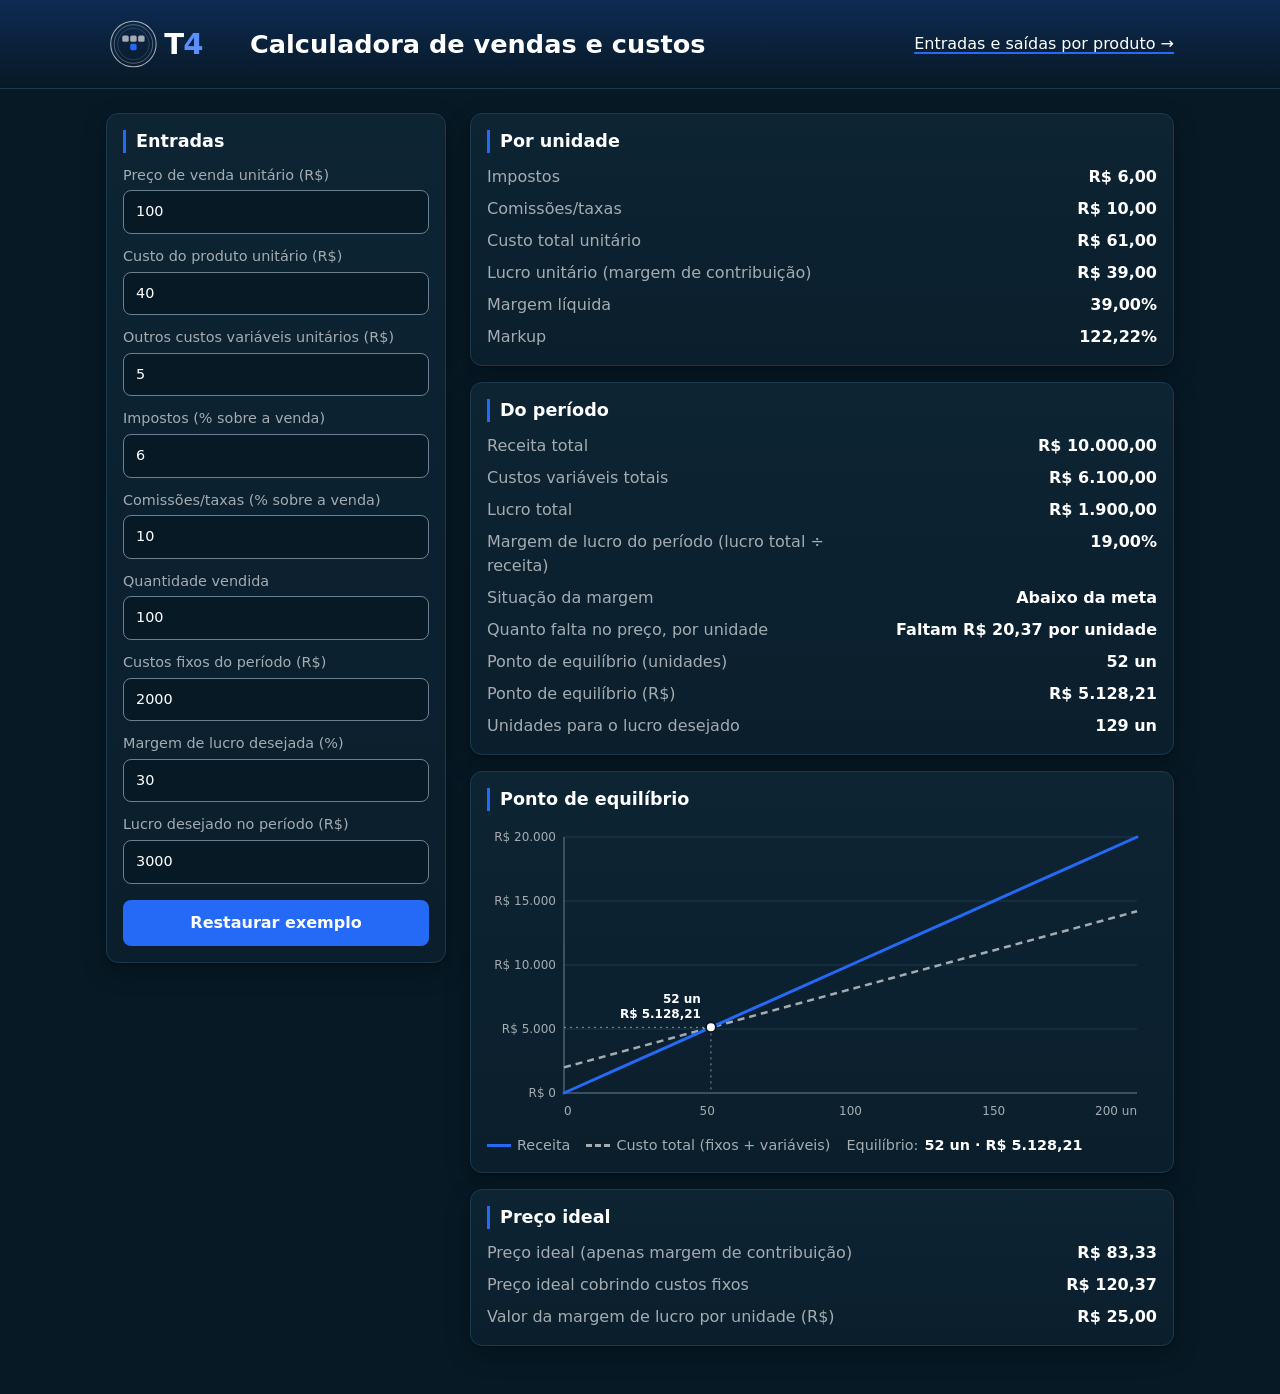
<file: index.html>
<!DOCTYPE html>
<html lang="pt-BR">
<head>
<meta charset="UTF-8">
<meta name="viewport" content="width=device-width, initial-scale=1">
<title>Calculadora de vendas e custos · T4</title>
<link rel="stylesheet" href="estilos.css">
<style>
  main{max-width:1100px;margin:0 auto;padding:24px 16px 48px;display:grid;grid-template-columns:minmax(0,340px) minmax(0,1fr);gap:24px;align-items:start}
  .resultados{display:grid;gap:16px;min-width:0}
  label{margin-bottom:12px}
  button{width:100%;margin-top:4px}
  dl{margin:0;display:grid;grid-template-columns:1fr auto;gap:8px 16px}
  dt{color:var(--apoio)}
  dd{margin:0;text-align:right;font-variant-numeric:tabular-nums;font-weight:600;overflow-wrap:anywhere}
  .aviso{color:var(--critico);font-weight:400;font-size:.9rem;text-align:left}
  #erros{margin:0;padding:12px 16px 12px 36px;color:var(--critico);border:1px solid var(--critico);border-radius:12px;background:rgba(255,92,92,.08)}
  #erros:empty{display:none}
  .grafico-eq{width:100%;min-width:0}
  .grafico-eq svg{display:block;width:100%;height:auto;overflow:visible}
  .grafico-eq text{fill:var(--apoio);font-size:12px;font-variant-numeric:tabular-nums}
  .grafico-eq .cruzamento-rotulo{fill:var(--texto);font-weight:600}
  .eq-grade{stroke:var(--borda);stroke-width:1}
  .eq-eixo{stroke:var(--borda-input);stroke-width:1}
  .eq-receita{stroke:var(--marca);stroke-width:3;fill:none;stroke-linecap:round}
  .eq-custo{stroke:var(--apoio);stroke-width:2.5;fill:none;stroke-dasharray:7 5}
  .eq-guia{stroke:var(--discreto);stroke-width:1;stroke-dasharray:2 4}
  .eq-ponto{fill:var(--texto);stroke:var(--fundo);stroke-width:2}
  .legenda{margin:12px 0 0;display:flex;flex-wrap:wrap;gap:6px 16px;color:var(--apoio);font-size:.9rem}
  .legenda span{display:inline-flex;align-items:center;gap:6px}
  .amostra{display:inline-block;width:24px;border-top:3px solid var(--marca)}
  .amostra.custo{border-top:3px dashed var(--apoio)}
  .legenda strong{color:var(--texto);font-weight:600}
  #grafico-aviso{margin:0}
  @media (max-width:720px){
    main{grid-template-columns:minmax(0,1fr)}
    dl{grid-template-columns:minmax(0,1fr)}
    dd{text-align:left;margin-bottom:4px}
  }
</style>
</head>
<body>
<header class="topo">
  <div class="topo-conteudo">
    <svg class="logo" role="img" aria-labelledby="logo-titulo" width="120" height="48" viewBox="0 0 132 56" xmlns="http://www.w3.org/2000/svg">
      <title id="logo-titulo">T4</title>
      <g fill="none" stroke="#a4acb2">
        <circle cx="28" cy="28" r="26.5" stroke-width="1.2"/>
        <circle cx="28" cy="28" r="22.5" stroke-width="0.8" opacity=".7"/>
        <circle cx="28" cy="28" r="18.5" stroke-width="0.6" opacity=".45"/>
      </g>
      <rect x="15" y="18" width="7.5" height="7.5" rx="2" fill="#a4acb2"/>
      <rect x="24.25" y="18" width="7.5" height="7.5" rx="2" fill="#a4acb2"/>
      <rect x="33.5" y="18" width="7.5" height="7.5" rx="2" fill="#a4acb2"/>
      <rect x="24.25" y="27.75" width="7.5" height="7.5" rx="2" fill="#246af7"/>
      <text x="64" y="40" font-family="system-ui,-apple-system,'Segoe UI',Roboto,sans-serif" font-size="34" font-weight="900" letter-spacing="-1"><tspan fill="#ffffff">T</tspan><tspan fill="#5b8ffa">4</tspan></text>
    </svg>
    <h1>Calculadora de vendas e custos</h1>
    <nav><a href="pedidos.html">Entradas e saídas por produto →</a></nav>
  </div>
</header>
<main>
  <section aria-labelledby="t-entradas">
    <h2 id="t-entradas">Entradas</h2>
    <form id="form" novalidate>
      <label>Preço de venda unitário (R$)<input name="preco" inputmode="decimal" value="100"></label>
      <label>Custo do produto unitário (R$)<input name="custo" inputmode="decimal" value="40"></label>
      <label>Outros custos variáveis unitários (R$)<input name="outros" inputmode="decimal" value="5"></label>
      <label>Impostos (% sobre a venda)<input name="impostos" inputmode="decimal" value="6"></label>
      <label>Comissões/taxas (% sobre a venda)<input name="comissoes" inputmode="decimal" value="10"></label>
      <label>Quantidade vendida<input name="quantidade" inputmode="decimal" value="100"></label>
      <label>Custos fixos do período (R$)<input name="fixos" inputmode="decimal" value="2000"></label>
      <label>Margem de lucro desejada (%)<input name="margem" inputmode="decimal" value="30"></label>
      <label>Lucro desejado no período (R$)<input name="lucroDesejado" inputmode="decimal" value="3000"></label>
      <button type="reset">Restaurar exemplo</button>
    </form>
  </section>

  <div class="resultados" aria-live="polite">
    <ul id="erros"></ul>

    <section aria-labelledby="t-unidade">
      <h2 id="t-unidade">Por unidade</h2>
      <dl>
        <dt>Impostos</dt><dd id="impostos"></dd>
        <dt>Comissões/taxas</dt><dd id="comissoes"></dd>
        <dt>Custo total unitário</dt><dd id="custoTotal"></dd>
        <dt>Lucro unitário (margem de contribuição)</dt><dd id="lucro"></dd>
        <dt>Margem líquida</dt><dd id="margemLiquida"></dd>
        <dt>Markup</dt><dd id="markup"></dd>
      </dl>
    </section>

    <section aria-labelledby="t-periodo">
      <h2 id="t-periodo">Do período</h2>
      <dl>
        <dt>Receita total</dt><dd id="receita"></dd>
        <dt>Custos variáveis totais</dt><dd id="custosVariaveis"></dd>
        <dt>Lucro total</dt><dd id="lucroTotal"></dd>
        <dt>Margem de lucro do período (lucro total ÷ receita)</dt><dd id="margemPeriodo"></dd>
        <dt>Situação da margem</dt><dd id="seloMargem"></dd>
        <dt>Quanto falta no preço, por unidade</dt><dd id="faltaPorUnidade"></dd>
        <dt>Ponto de equilíbrio (unidades)</dt><dd id="peUnidades"></dd>
        <dt>Ponto de equilíbrio (R$)</dt><dd id="peReais"></dd>
        <dt>Unidades para o lucro desejado</dt><dd id="unidadesParaMeta"></dd>
      </dl>
    </section>

    <section aria-labelledby="t-grafico">
      <h2 id="t-grafico">Ponto de equilíbrio</h2>
      <div id="grafico" class="grafico-eq">
        <svg id="grafico-svg" role="img" aria-label="" xmlns="http://www.w3.org/2000/svg"></svg>
        <p class="legenda">
          <span><i class="amostra" aria-hidden="true"></i>Receita</span>
          <span><i class="amostra custo" aria-hidden="true"></i>Custo total (fixos + variáveis)</span>
          <span id="grafico-resumo"></span>
        </p>
      </div>
      <p id="grafico-aviso" class="aviso" hidden></p>
    </section>

    <section aria-labelledby="t-ideal">
      <h2 id="t-ideal">Preço ideal</h2>
      <dl>
        <dt>Preço ideal (apenas margem de contribuição)</dt><dd id="precoIdeal"></dd>
        <dt>Preço ideal cobrindo custos fixos</dt><dd id="precoIdealComFixos"></dd>
        <dt>Valor da margem de lucro por unidade (R$)</dt><dd id="lucroNoPrecoIdeal"></dd>
      </dl>
    </section>
  </div>
</main>

<script src="calculadora.js"></script>
<script>
  var form = document.getElementById('form');
  var reais = new Intl.NumberFormat('pt-BR', { style: 'currency', currency: 'BRL' });
  var decimal = new Intl.NumberFormat('pt-BR', { minimumFractionDigits: 2, maximumFractionDigits: 2 });
  var inteiro = new Intl.NumberFormat('pt-BR', { maximumFractionDigits: 0 });

  var formatos = {
    reais: function (v) { return reais.format(v); },
    pct: function (v) { return decimal.format(v * 100) + '%'; },
    un: function (v) { return inteiro.format(v) + ' un'; },
    texto: function (v) { return v; },
    falta: function (v) { return 'Faltam ' + reais.format(v) + ' por unidade'; }
  };

  function mostrar(id, item, formato, destacarNegativo) {
    var el = document.getElementById(id);
    var valor = typeof item === 'number' ? item : item.valor;
    el.className = '';
    if (typeof item === 'object' && !item.calculavel) {
      el.textContent = item.mensagem;
      el.className = 'aviso';
      return;
    }
    el.textContent = formatos[formato](valor);
    if (destacarNegativo && valor < 0) el.className = 'negativo';
  }

  function atualizar() {
    var entradas = {};
    Array.prototype.forEach.call(form.elements, function (el) {
      if (el.name) entradas[el.name] = el.value;
    });
    var r = calcular(entradas);
    var lista = document.getElementById('erros');
    lista.textContent = '';

    Array.prototype.forEach.call(form.elements, function (el) {
      if (el.name) el.removeAttribute('aria-invalid');
    });

    if (!r.valido) {
      r.erros.forEach(function (erro) {
        var li = document.createElement('li');
        li.textContent = erro.mensagem;
        lista.appendChild(li);
        form.elements[erro.campo].setAttribute('aria-invalid', 'true');
      });
      document.querySelectorAll('dd').forEach(function (dd) { dd.textContent = '—'; dd.className = ''; });
      desenharGrafico(null);
      return;
    }

    var u = r.porUnidade, p = r.periodo;
    mostrar('impostos', u.impostos, 'reais');
    mostrar('comissoes', u.comissoes, 'reais');
    mostrar('custoTotal', u.custoTotal, 'reais');
    mostrar('lucro', u.lucro, 'reais', true);
    mostrar('margemLiquida', u.margemLiquida, 'pct');
    mostrar('markup', u.markup, 'pct');
    mostrar('receita', p.receita, 'reais');
    mostrar('custosVariaveis', p.custosVariaveis, 'reais');
    mostrar('lucroTotal', p.lucroTotal, 'reais', true);
    mostrar('margemPeriodo', p.margemPeriodo, 'pct', true);
    mostrar('peUnidades', p.peUnidades, 'un');
    mostrar('peReais', p.peReais, 'reais');
    var a = r.alertas;
    mostrar('seloMargem', a.seloMargem, 'texto');
    if (a.seloMargem.calculavel && a.seloMargem.valor === 'Prejuízo') {
      document.getElementById('seloMargem').className = 'negativo';
    }
    mostrar('faltaPorUnidade', a.faltaPorUnidade, 'falta');
    mostrar('unidadesParaMeta', a.unidadesParaMeta, 'un');
    mostrar('precoIdeal', r.precoIdeal, 'reais');
    mostrar('precoIdealComFixos', r.precoIdealComFixos, 'reais');
    mostrar('lucroNoPrecoIdeal', r.lucroNoPrecoIdeal, 'reais');
    desenharGrafico(r.grafico);
  }

  var SVG = 'http://www.w3.org/2000/svg';
  var reaisInteiros = new Intl.NumberFormat('pt-BR', { style: 'currency', currency: 'BRL', maximumFractionDigits: 0 });
  var unidades = new Intl.NumberFormat('pt-BR', { maximumFractionDigits: 1 });
  var ultimoGrafico = null;

  function elemento(pai, nome, atributos, texto) {
    var el = document.createElementNS(SVG, nome);
    for (var chave in atributos) el.setAttribute(chave, atributos[chave]);
    if (texto !== undefined) el.textContent = texto;
    pai.appendChild(el);
    return el;
  }

  function desenharGrafico(grafico) {
    ultimoGrafico = grafico;
    var caixa = document.getElementById('grafico');
    var aviso = document.getElementById('grafico-aviso');
    var svg = document.getElementById('grafico-svg');
    svg.textContent = '';
    if (!grafico || !grafico.calculavel) {
      caixa.hidden = true;
      aviso.hidden = false;
      aviso.textContent = grafico ? grafico.mensagem : 'Gráfico indisponível: corrija as entradas.';
      return;
    }
    caixa.hidden = false;
    aviso.hidden = true;

    var g = grafico.valor, c = g.cruzamento, fim = g.pontos[g.pontos.length - 1];
    // O viewBox acompanha a largura real para o texto não encolher em telas estreitas.
    var largura = Math.max(280, Math.round(caixa.clientWidth));
    var altura = largura < 500 ? 240 : 300;
    var rotulosY = g.marcasY.map(function (v) { return reaisInteiros.format(v); });
    var esquerda = 14 + 7 * Math.max.apply(null, rotulosY.map(function (t) { return t.length; }));
    var direita = 20, topo = 14, base = 30;
    var w = largura - esquerda - direita, h = altura - topo - base;
    function x(q) { return esquerda + (q / g.qMax) * w; }
    function y(v) { return topo + h - (v / g.yMax) * h; }

    svg.setAttribute('viewBox', '0 0 ' + largura + ' ' + altura);
    svg.setAttribute('width', largura);
    svg.setAttribute('height', altura);
    svg.setAttribute('aria-label',
      'Gráfico do ponto de equilíbrio, de 0 a ' + unidades.format(g.qMax) + ' unidades. ' +
      'A receita cruza o custo total em ' + inteiro.format(c.unidades) + ' unidades, ' + reais.format(c.reais) + '. ' +
      'Em ' + unidades.format(fim.quantidade) + ' unidades: receita ' + reais.format(fim.receita) +
      ', custo total ' + reais.format(fim.custoTotal) + '.');

    g.marcasY.forEach(function (v, i) {
      elemento(svg, 'line', { class: i ? 'eq-grade' : 'eq-eixo', x1: esquerda, x2: esquerda + w, y1: y(v), y2: y(v) });
      elemento(svg, 'text', { x: esquerda - 8, y: y(v) + 4, 'text-anchor': 'end' }, rotulosY[i]);
    });
    elemento(svg, 'line', { class: 'eq-eixo', x1: esquerda, x2: esquerda, y1: topo, y2: topo + h });
    [0, 0.25, 0.5, 0.75, 1].forEach(function (f) {
      var q = g.qMax * f;
      elemento(svg, 'text', {
        x: x(q), y: altura - 8,
        'text-anchor': f === 0 ? 'start' : f === 1 ? 'end' : 'middle'
      }, unidades.format(q) + (f === 1 ? ' un' : ''));
    });

    function caminho(campo) {
      return g.pontos.map(function (p, i) {
        return (i ? 'L' : 'M') + x(p.quantidade).toFixed(1) + ' ' + y(p[campo]).toFixed(1);
      }).join(' ');
    }
    elemento(svg, 'path', { class: 'eq-custo', d: caminho('custoTotal') });
    elemento(svg, 'path', { class: 'eq-receita', d: caminho('receita') });

    var px = x(c.quantidade), py = y(c.reais);
    elemento(svg, 'line', { class: 'eq-guia', x1: px, x2: px, y1: py, y2: topo + h });
    elemento(svg, 'line', { class: 'eq-guia', x1: esquerda, x2: px, y1: py, y2: py });
    elemento(svg, 'circle', { class: 'eq-ponto', cx: px, cy: py, r: 5 });
    // Acima-à-esquerda e abaixo-à-direita do cruzamento ficam fora das duas retas.
    var aDireita = px - 110 < esquerda;
    var acima = aDireita ? py + 40 > topo + h : true;
    if (acima && py - 34 < topo) acima = false;
    var rotulo = elemento(svg, 'text', {
      class: 'cruzamento-rotulo',
      x: px + (aDireita ? 10 : -10),
      y: acima ? py - 24 : py + 18,
      'text-anchor': aDireita ? 'start' : 'end'
    });
    elemento(rotulo, 'tspan', { x: rotulo.getAttribute('x') }, inteiro.format(c.unidades) + ' un');
    elemento(rotulo, 'tspan', { x: rotulo.getAttribute('x'), dy: 15 }, reais.format(c.reais));

    var resumo = document.getElementById('grafico-resumo');
    resumo.textContent = '';
    resumo.appendChild(document.createTextNode('Equilíbrio: '));
    var forte = document.createElement('strong');
    forte.textContent = inteiro.format(c.unidades) + ' un · ' + reais.format(c.reais);
    resumo.appendChild(forte);
  }

  window.addEventListener('resize', function () { desenharGrafico(ultimoGrafico); });

  form.addEventListener('input', atualizar);
  form.addEventListener('reset', function () { setTimeout(atualizar, 0); });
  atualizar();
</script>
</body>
</html>
</file>
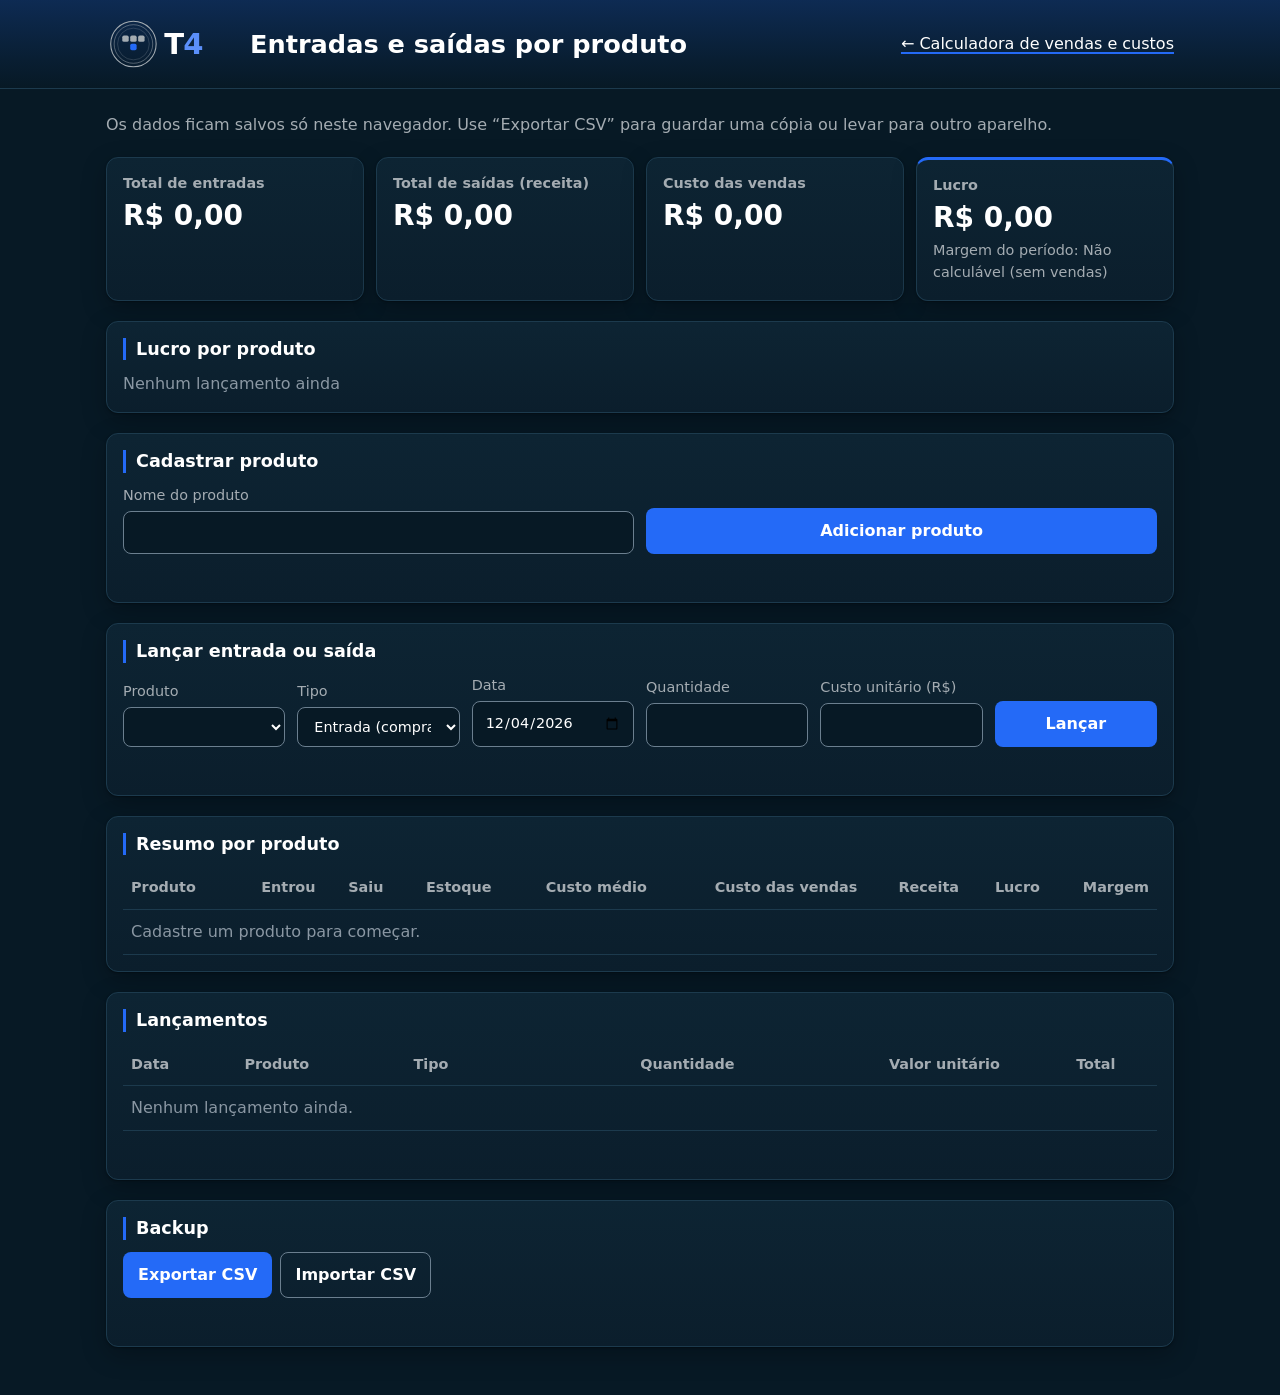
<file: pedidos.html>
<!DOCTYPE html>
<html lang="pt-BR">
<head>
<meta charset="UTF-8">
<meta name="viewport" content="width=device-width, initial-scale=1">
<title>Entradas e saídas por produto · T4</title>
<link rel="stylesheet" href="estilos.css">
<style>
  main{max-width:1100px;margin:0 auto;padding:24px 16px 48px;display:grid;grid-template-columns:minmax(0,1fr);gap:20px}
  .intro{margin:0}
  .aviso-dados{margin:0;padding:12px 16px;border:1px solid var(--critico);border-radius:12px;color:var(--critico);background:rgba(255,92,92,.08)}
  .aviso-dados p{margin:0}
  .aviso-dados p+p{margin-top:6px;color:var(--texto)}

  .cartoes{display:grid;grid-template-columns:repeat(auto-fit,minmax(200px,1fr));gap:12px}
  .cartao h2{margin:0 0 6px;font-size:.9rem;font-weight:600;color:var(--apoio);border-left:0;padding-left:0}
  .cartao .valor{margin:0;font-size:1.75rem;font-weight:800;line-height:1.2;overflow-wrap:anywhere}
  .cartao .detalhe{margin:6px 0 0;font-size:.9rem;color:var(--apoio)}
  .cartao.lucro{border-top:3px solid var(--marca)}

  .grade{display:grid;grid-template-columns:repeat(auto-fit,minmax(150px,1fr));gap:12px;align-items:end}
  .acoes{display:flex;flex-wrap:wrap;gap:8px}
  .mensagem{margin:8px 0 0;min-height:1.5em}

  .tabela{overflow-x:auto;-webkit-overflow-scrolling:touch}
  table{width:100%;border-collapse:collapse;font-variant-numeric:tabular-nums}
  th,td{padding:10px 8px;border-bottom:1px solid var(--borda);text-align:right;white-space:nowrap}
  th:first-child,td:first-child{text-align:left}
  th{color:var(--apoio);font-weight:600;font-size:.9rem}
  tbody tr:hover td{background:rgba(36,106,247,.08)}
  tfoot td{font-weight:700;border-top:2px solid var(--borda);border-bottom:0}
  .lista th:nth-child(-n+3),.lista td:nth-child(-n+3){text-align:left}
  .vazio{color:var(--discreto);text-align:left!important}
  button.remover{padding:4px 10px;background:transparent;color:var(--critico);border:1px solid var(--borda);font-weight:400}
  button.remover:hover{border-color:var(--critico);background:rgba(255,92,92,.1)}

  .grafico{display:grid;gap:10px;margin:0;padding:0;list-style:none}
  .barra-linha{display:grid;grid-template-columns:minmax(80px,180px) minmax(0,1fr) auto;align-items:center;gap:12px}
  .barra-nome{color:var(--apoio);font-size:.9rem;overflow:hidden;text-overflow:ellipsis;white-space:nowrap}
  .barra-trilho{height:18px;background:rgba(255,255,255,.04);border-radius:9px;overflow:hidden}
  .barra{display:block;height:100%;width:0;min-width:2px;border-radius:9px;background:var(--marca);transition:width 600ms cubic-bezier(.2,.8,.2,1)}
  .barra.negativa{background:var(--critico)}
  .barra-valor{color:var(--apoio);font-size:.9rem;font-variant-numeric:tabular-nums;text-align:right;min-width:96px}
  .barra-valor.negativo{color:var(--critico)}
  .grafico-vazio{margin:0;color:var(--discreto)}

  @media (max-width:520px){
    .barra-linha{grid-template-columns:minmax(0,1fr) auto;gap:4px 12px}
    .barra-trilho{grid-column:1/-1;grid-row:2}
    .cartao .valor{font-size:1.5rem}
  }
</style>
</head>
<body>
<header class="topo">
  <div class="topo-conteudo">
    <svg class="logo" role="img" aria-labelledby="logo-titulo" width="120" height="48" viewBox="0 0 132 56" xmlns="http://www.w3.org/2000/svg">
      <title id="logo-titulo">T4</title>
      <g fill="none" stroke="#a4acb2">
        <circle cx="28" cy="28" r="26.5" stroke-width="1.2"/>
        <circle cx="28" cy="28" r="22.5" stroke-width="0.8" opacity=".7"/>
        <circle cx="28" cy="28" r="18.5" stroke-width="0.6" opacity=".45"/>
      </g>
      <rect x="15" y="18" width="7.5" height="7.5" rx="2" fill="#a4acb2"/>
      <rect x="24.25" y="18" width="7.5" height="7.5" rx="2" fill="#a4acb2"/>
      <rect x="33.5" y="18" width="7.5" height="7.5" rx="2" fill="#a4acb2"/>
      <rect x="24.25" y="27.75" width="7.5" height="7.5" rx="2" fill="#246af7"/>
      <text x="64" y="40" font-family="system-ui,-apple-system,'Segoe UI',Roboto,sans-serif" font-size="34" font-weight="900" letter-spacing="-1"><tspan fill="#ffffff">T</tspan><tspan fill="#5b8ffa">4</tspan></text>
    </svg>
    <h1>Entradas e saídas por produto</h1>
    <nav><a href="./">← Calculadora de vendas e custos</a></nav>
  </div>
</header>

<main>
  <div id="aviso-dados" class="aviso-dados" role="alert" hidden>
    <p id="aviso-dados-texto"></p>
    <p>Os dados originais foram guardados à parte neste navegador e nada foi apagado. Importe um CSV de backup ou comece de novo.</p>
  </div>

  <p class="intro ok">Os dados ficam salvos só neste navegador. Use “Exportar CSV” para guardar uma cópia ou levar para outro aparelho.</p>

  <div class="cartoes" aria-label="Totais do período">
    <section class="cartao" aria-labelledby="c-entradas">
      <h2 id="c-entradas">Total de entradas</h2>
      <p class="valor numero" id="total-entradas"></p>
    </section>
    <section class="cartao" aria-labelledby="c-receita">
      <h2 id="c-receita">Total de saídas (receita)</h2>
      <p class="valor numero" id="total-receita"></p>
    </section>
    <section class="cartao" aria-labelledby="c-custo">
      <h2 id="c-custo">Custo das vendas</h2>
      <p class="valor numero" id="total-custo"></p>
    </section>
    <section class="cartao lucro" aria-labelledby="c-lucro">
      <h2 id="c-lucro">Lucro</h2>
      <p class="valor numero" id="total-lucro"></p>
      <p class="detalhe numero" id="total-margem"></p>
    </section>
  </div>

  <section aria-labelledby="t-grafico">
    <h2 id="t-grafico">Lucro por produto</h2>
    <ol id="grafico" class="grafico"></ol>
    <p id="grafico-vazio" class="grafico-vazio" hidden>Nenhum lançamento ainda</p>
  </section>

  <section aria-labelledby="t-produto">
    <h2 id="t-produto">Cadastrar produto</h2>
    <form id="form-produto" class="grade" novalidate>
      <label>Nome do produto<input name="nome" autocomplete="off"></label>
      <button type="submit">Adicionar produto</button>
    </form>
    <p id="msg-produto" class="mensagem" role="status"></p>
  </section>

  <section aria-labelledby="t-lancamento">
    <h2 id="t-lancamento">Lançar entrada ou saída</h2>
    <form id="form-lancamento" class="grade" novalidate>
      <label>Produto<select name="produto"></select></label>
      <label>Tipo<select name="tipo"><option value="entrada">Entrada (compra)</option><option value="saida">Saída (venda)</option></select></label>
      <label>Data<input name="data" type="date"></label>
      <label>Quantidade<input name="quantidade" inputmode="decimal"></label>
      <label><span id="rotulo-valor">Custo unitário (R$)</span><input name="valor" inputmode="decimal"></label>
      <button type="submit">Lançar</button>
    </form>
    <p id="msg-lancamento" class="mensagem" role="status"></p>
  </section>

  <section aria-labelledby="t-resumo">
    <h2 id="t-resumo">Resumo por produto</h2>
    <div class="tabela" tabindex="0" role="region" aria-labelledby="t-resumo">
      <table>
        <thead><tr><th>Produto</th><th>Entrou</th><th>Saiu</th><th>Estoque</th><th>Custo médio</th><th>Custo das vendas</th><th>Receita</th><th>Lucro</th><th>Margem</th></tr></thead>
        <tbody id="resumo"></tbody>
        <tfoot id="totais"></tfoot>
      </table>
    </div>
  </section>

  <section aria-labelledby="t-lista">
    <h2 id="t-lista">Lançamentos</h2>
    <div class="tabela" tabindex="0" role="region" aria-labelledby="t-lista">
      <table class="lista">
        <thead><tr><th>Data</th><th>Produto</th><th>Tipo</th><th>Quantidade</th><th>Valor unitário</th><th>Total</th><th></th></tr></thead>
        <tbody id="lista"></tbody>
      </table>
    </div>
    <p id="msg-lista" class="mensagem" role="status"></p>
  </section>

  <section aria-labelledby="t-backup">
    <h2 id="t-backup">Backup</h2>
    <div class="acoes">
      <button type="button" id="exportar">Exportar CSV</button>
      <button type="button" id="importar" class="secundario">Importar CSV</button>
      <input type="file" id="arquivo" accept=".csv,text/csv" hidden>
    </div>
    <p id="msg-backup" class="mensagem" role="status"></p>
  </section>
</main>

<script src="calculadora.js"></script>
<script src="pedidos.js"></script>
<script>
  var CHAVE = 'calculadora.pedidos.v1';
  var reais = new Intl.NumberFormat('pt-BR', { style: 'currency', currency: 'BRL' });
  var numero = new Intl.NumberFormat('pt-BR', { maximumFractionDigits: 3 });
  var pct = new Intl.NumberFormat('pt-BR', { style: 'percent', minimumFractionDigits: 1, maximumFractionDigits: 1 });
  var estado = carregar();
  var primeiroDesenho = true;

  function carregar() {
    var texto = null;
    try { texto = localStorage.getItem(CHAVE); } catch (e) {}
    var r = validarEstado(texto);
    if (r.estado) return r.estado;
    if (r.erro) {
      try { localStorage.setItem(CHAVE + '.inconsistente', texto); } catch (e) {}
      document.getElementById('aviso-dados-texto').textContent =
        'Os dados salvos neste navegador estão inconsistentes e não foram carregados: ' + r.erro;
      document.getElementById('aviso-dados').hidden = false;
    }
    return { produtos: [], lancamentos: [] };
  }

  function salvar() {
    try { localStorage.setItem(CHAVE, JSON.stringify(estado)); return true; }
    catch (e) { avisar('msg-lista', 'Não consegui salvar neste navegador. Exporte o CSV para não perder os dados.', true); return false; }
  }

  function avisar(id, texto, erro) {
    var el = document.getElementById(id);
    el.textContent = texto;
    el.className = 'mensagem ' + (erro ? 'erro' : 'ok');
  }

  function celula(tr, texto, classe) {
    var td = document.createElement('td');
    td.textContent = texto;
    if (classe) td.className = classe;
    tr.appendChild(td);
    return td;
  }

  function textoMargem(m) {
    return m.calculavel ? pct.format(m.valor) : m.mensagem;
  }

  function classeMargem(m) {
    return m.calculavel ? (m.valor < 0 ? 'negativo' : '') : 'discreto';
  }

  function linhaResumo(alvo, nome, p) {
    var tr = document.createElement('tr');
    celula(tr, nome);
    celula(tr, numero.format(p.qtdEntrada));
    celula(tr, numero.format(p.qtdSaida));
    celula(tr, p.estoque === undefined ? '' : numero.format(p.estoque));
    celula(tr, p.custoMedio === undefined ? '' : reais.format(p.custoMedio));
    celula(tr, reais.format(p.custoVendas));
    celula(tr, reais.format(p.receita));
    celula(tr, reais.format(p.lucro), p.lucro < 0 ? 'negativo' : '');
    celula(tr, textoMargem(p.margem), classeMargem(p.margem));
    alvo.appendChild(tr);
  }

  function desenharCartoes(t) {
    document.getElementById('total-entradas').textContent = reais.format(t.custoEntradas);
    document.getElementById('total-receita').textContent = reais.format(t.receita);
    document.getElementById('total-custo').textContent = reais.format(t.custoVendas);
    var lucro = document.getElementById('total-lucro');
    lucro.textContent = reais.format(t.lucro);
    lucro.classList.toggle('negativo', t.lucro < 0);
    var margem = document.getElementById('total-margem');
    margem.textContent = 'Margem do período: ' + textoMargem(t.margem);
    margem.className = 'detalhe numero ' + classeMargem(t.margem);
  }

  function desenharGrafico(porProduto) {
    var lista = document.getElementById('grafico');
    var vazio = document.getElementById('grafico-vazio');
    lista.textContent = '';
    vazio.hidden = estado.lancamentos.length > 0;
    if (!estado.lancamentos.length) return;
    var itens = porProduto.slice().sort(function (a, b) { return b.lucro - a.lucro; });
    var maior = itens.reduce(function (m, p) { return Math.max(m, Math.abs(p.lucro)); }, 0) || 1;
    var barras = [];
    itens.forEach(function (p) {
      var li = document.createElement('li');
      li.className = 'barra-linha';
      var nome = document.createElement('span');
      nome.className = 'barra-nome';
      nome.textContent = nome.title = p.produto;
      var trilho = document.createElement('span');
      trilho.className = 'barra-trilho';
      trilho.setAttribute('aria-hidden', 'true');
      var barra = document.createElement('span');
      barra.className = 'barra' + (p.lucro < 0 ? ' negativa' : '');
      trilho.appendChild(barra);
      var valor = document.createElement('span');
      valor.className = 'barra-valor' + (p.lucro < 0 ? ' negativo' : '');
      valor.textContent = reais.format(p.lucro);
      li.appendChild(nome);
      li.appendChild(trilho);
      li.appendChild(valor);
      lista.appendChild(li);
      barras.push([barra, (Math.abs(p.lucro) / maior * 100).toFixed(2) + '%']);
    });
    function aplicar() { barras.forEach(function (b) { b[0].style.width = b[1]; }); }
    if (primeiroDesenho) requestAnimationFrame(function () { requestAnimationFrame(aplicar); });
    else aplicar();
  }

  function desenhar() {
    var select = document.querySelector('[name=produto]');
    var escolhido = select.value;
    select.textContent = '';
    estado.produtos.forEach(function (nome) {
      var op = document.createElement('option');
      op.value = op.textContent = nome;
      select.appendChild(op);
    });
    if (estado.produtos.indexOf(escolhido) !== -1) select.value = escolhido;

    var r = resumir(estado.produtos, estado.lancamentos);
    desenharCartoes(r.totais);
    desenharGrafico(r.porProduto);

    var corpo = document.getElementById('resumo');
    var rodape = document.getElementById('totais');
    corpo.textContent = '';
    rodape.textContent = '';
    if (!estado.produtos.length) {
      var tr = document.createElement('tr');
      var td = celula(tr, 'Cadastre um produto para começar.', 'vazio');
      td.colSpan = 9;
      corpo.appendChild(tr);
    } else {
      r.porProduto.forEach(function (p) { linhaResumo(corpo, p.produto, p); });
      linhaResumo(rodape, 'Total', r.totais);
    }

    var lista = document.getElementById('lista');
    lista.textContent = '';
    estado.lancamentos
      .map(function (l, i) { return { l: l, i: i }; })
      .sort(function (a, b) { return a.l.data > b.l.data ? -1 : a.l.data < b.l.data ? 1 : b.i - a.i; })
      .forEach(function (x) {
        var l = x.l, tr = document.createElement('tr');
        celula(tr, l.data.split('-').reverse().join('/'));
        celula(tr, l.produto);
        celula(tr, l.tipo === 'entrada' ? 'Entrada' : 'Saída');
        celula(tr, numero.format(l.quantidade));
        celula(tr, reais.format(l.valor));
        celula(tr, reais.format(l.quantidade * l.valor));
        var td = celula(tr, '');
        var b = document.createElement('button');
        b.type = 'button';
        b.className = 'remover';
        b.textContent = 'Remover';
        b.setAttribute('aria-label', 'Remover lançamento de ' + l.produto + ' em ' + l.data);
        b.addEventListener('click', function () {
          var res = removerLancamento(estado.produtos, estado.lancamentos, x.i);
          if (res.erro) return avisar('msg-lista', res.erro, true);
          estado.lancamentos = res.lancamentos;
          salvar();
          avisar('msg-lista', 'Lançamento removido.');
          desenhar();
        });
        td.appendChild(b);
        lista.appendChild(tr);
      });
    if (!estado.lancamentos.length) {
      var vazio = document.createElement('tr');
      celula(vazio, 'Nenhum lançamento ainda.', 'vazio').colSpan = 7;
      lista.appendChild(vazio);
    }
    primeiroDesenho = false;
  }

  document.getElementById('form-produto').addEventListener('submit', function (ev) {
    ev.preventDefault();
    var campo = this.elements.nome;
    var r = adicionarProduto(estado.produtos, campo.value);
    if (r.erro) return avisar('msg-produto', r.erro, true);
    estado.produtos = r.produtos;
    salvar();
    avisar('msg-produto', 'Produto "' + campo.value.trim() + '" cadastrado.');
    campo.value = '';
    desenhar();
  });

  var formLanc = document.getElementById('form-lancamento');
  formLanc.elements.data.value = new Date(Date.now() - new Date().getTimezoneOffset() * 60000).toISOString().slice(0, 10);
  formLanc.elements.tipo.addEventListener('change', function () {
    document.getElementById('rotulo-valor').textContent = this.value === 'entrada' ? 'Custo unitário (R$)' : 'Preço de venda unitário (R$)';
  });
  formLanc.addEventListener('submit', function (ev) {
    ev.preventDefault();
    var f = this.elements;
    var r = adicionarLancamento(estado.produtos, estado.lancamentos, {
      produto: f.produto.value, tipo: f.tipo.value, data: f.data.value, quantidade: f.quantidade.value, valor: f.valor.value
    });
    if (r.erro) return avisar('msg-lancamento', r.erro, true);
    estado.lancamentos = r.lancamentos;
    salvar();
    avisar('msg-lancamento', (f.tipo.value === 'entrada' ? 'Entrada' : 'Saída') + ' lançada.');
    f.quantidade.value = '';
    f.valor.value = '';
    desenhar();
  });

  document.getElementById('exportar').addEventListener('click', function () {
    var blob = new Blob(['\uFEFF' + paraCSV(estado.produtos, estado.lancamentos)], { type: 'text/csv;charset=utf-8' });
    var a = document.createElement('a');
    a.href = URL.createObjectURL(blob);
    a.download = 'pedidos-' + new Date().toISOString().slice(0, 10) + '.csv';
    a.click();
    URL.revokeObjectURL(a.href);
    avisar('msg-backup', 'CSV exportado.');
  });

  var arquivo = document.getElementById('arquivo');
  document.getElementById('importar').addEventListener('click', function () { arquivo.click(); });
  arquivo.addEventListener('change', function () {
    var f = arquivo.files[0];
    if (!f) return;
    f.text().then(function (texto) {
      var r = lerCSV(texto);
      arquivo.value = '';
      if (r.erro) return avisar('msg-backup', 'Importação cancelada. ' + r.erro, true);
      if ((estado.produtos.length || estado.lancamentos.length) &&
          !confirm('Importar vai substituir os dados atuais deste navegador. Continuar?')) return;
      estado = { produtos: r.produtos, lancamentos: r.lancamentos };
      salvar();
      document.getElementById('aviso-dados').hidden = true;
      avisar('msg-backup', 'Importados ' + r.produtos.length + ' produtos e ' + r.lancamentos.length + ' lançamentos.');
      desenhar();
    });
  });

  desenhar();
</script>
</body>
</html>
</file>
<file: estilos.css>
/* Identidade T4, usada por index.html e pedidos.html. */
:root{--fundo:#071925;--cartao:#0d2433;--borda:#1c3a4d;--texto:#ffffff;--apoio:#a4acb2;--marca:#246af7;--critico:#ff5c5c}
:root{
  /* Derivadas da paleta: borda de input com 3:1 sobre fundo e cartão; azul de texto só em texto grande. */
  --borda-input:#6b7f8f;
  --discreto:#8a97a3;
  --marca-texto:#5b8ffa;
  --marca-escura:#1d58d0;
  --marca-pressionada:#1849ad;
  --cartao-fim:#0b1e2c;
  --sombra:0 1px 2px rgba(0,0,0,.35),0 8px 24px rgba(0,0,0,.25);
}
*{box-sizing:border-box}
[hidden]{display:none!important}
html{-webkit-text-size-adjust:100%}
body{margin:0;background:var(--fundo);color:var(--texto);font:16px/1.5 system-ui,-apple-system,"Segoe UI",Roboto,sans-serif}

.topo{background:linear-gradient(180deg,rgba(36,106,247,.22) 0%,rgba(36,106,247,.06) 70%,transparent 100%);border-bottom:1px solid var(--borda)}
.topo-conteudo{max-width:1100px;margin:0 auto;padding:20px 16px;display:flex;flex-wrap:wrap;align-items:center;gap:12px 24px}
.logo{display:block;flex:none}
.topo h1{margin:0;font-size:1.6rem;line-height:1.2;flex:1 1 260px}
.topo nav{flex:none}

a{color:var(--texto);text-decoration-color:var(--marca);text-decoration-thickness:2px;text-underline-offset:3px}
a:hover{text-decoration-color:var(--texto)}

h2{margin:0 0 12px;font-size:1.1rem;color:var(--texto);padding-left:10px;border-left:3px solid var(--marca);line-height:1.3}

section,.cartao{
  background:linear-gradient(180deg,var(--cartao) 0%,var(--cartao-fim) 100%);
  border:1px solid var(--borda);border-radius:12px;padding:16px;
  box-shadow:var(--sombra);
  transition:border-color 150ms ease;
  min-width:0;
}
section:hover,.cartao:hover{border-color:var(--marca)}

label{display:block;color:var(--apoio);font-size:.9rem}
input,select{display:block;width:100%;margin-top:4px;padding:10px 12px;background:var(--fundo);color:var(--texto);border:1px solid var(--borda-input);border-radius:8px;font:inherit;transition:border-color 150ms ease,box-shadow 150ms ease}
input:hover,select:hover{border-color:var(--apoio)}
input:focus,select:focus{outline:none;border-color:var(--marca);box-shadow:0 0 0 3px rgba(36,106,247,.55)}
input[aria-invalid="true"]{border-color:var(--critico)}

button{padding:10px 14px;background:var(--marca);color:#ffffff;border:1px solid transparent;border-radius:8px;font:inherit;font-weight:700;cursor:pointer;transition:background-color 150ms ease,border-color 150ms ease,transform 150ms ease}
button:hover{background:var(--marca-escura)}
button:active{background:var(--marca-pressionada);transform:translateY(1px)}
button:focus-visible,a:focus-visible{outline:3px solid var(--marca);outline-offset:2px}
button.secundario{background:transparent;color:var(--texto);border-color:var(--borda-input)}
button.secundario:hover{border-color:var(--marca);background:rgba(36,106,247,.12)}
button.secundario:active{background:rgba(36,106,247,.22)}

.numero{font-variant-numeric:tabular-nums}
.negativo{color:var(--critico)}
.discreto{color:var(--discreto)}
.erro{color:var(--critico)}
.ok{color:var(--apoio)}

@media (prefers-reduced-motion:reduce){
  *,*::before,*::after{transition:none!important;animation:none!important}
}
</file>
